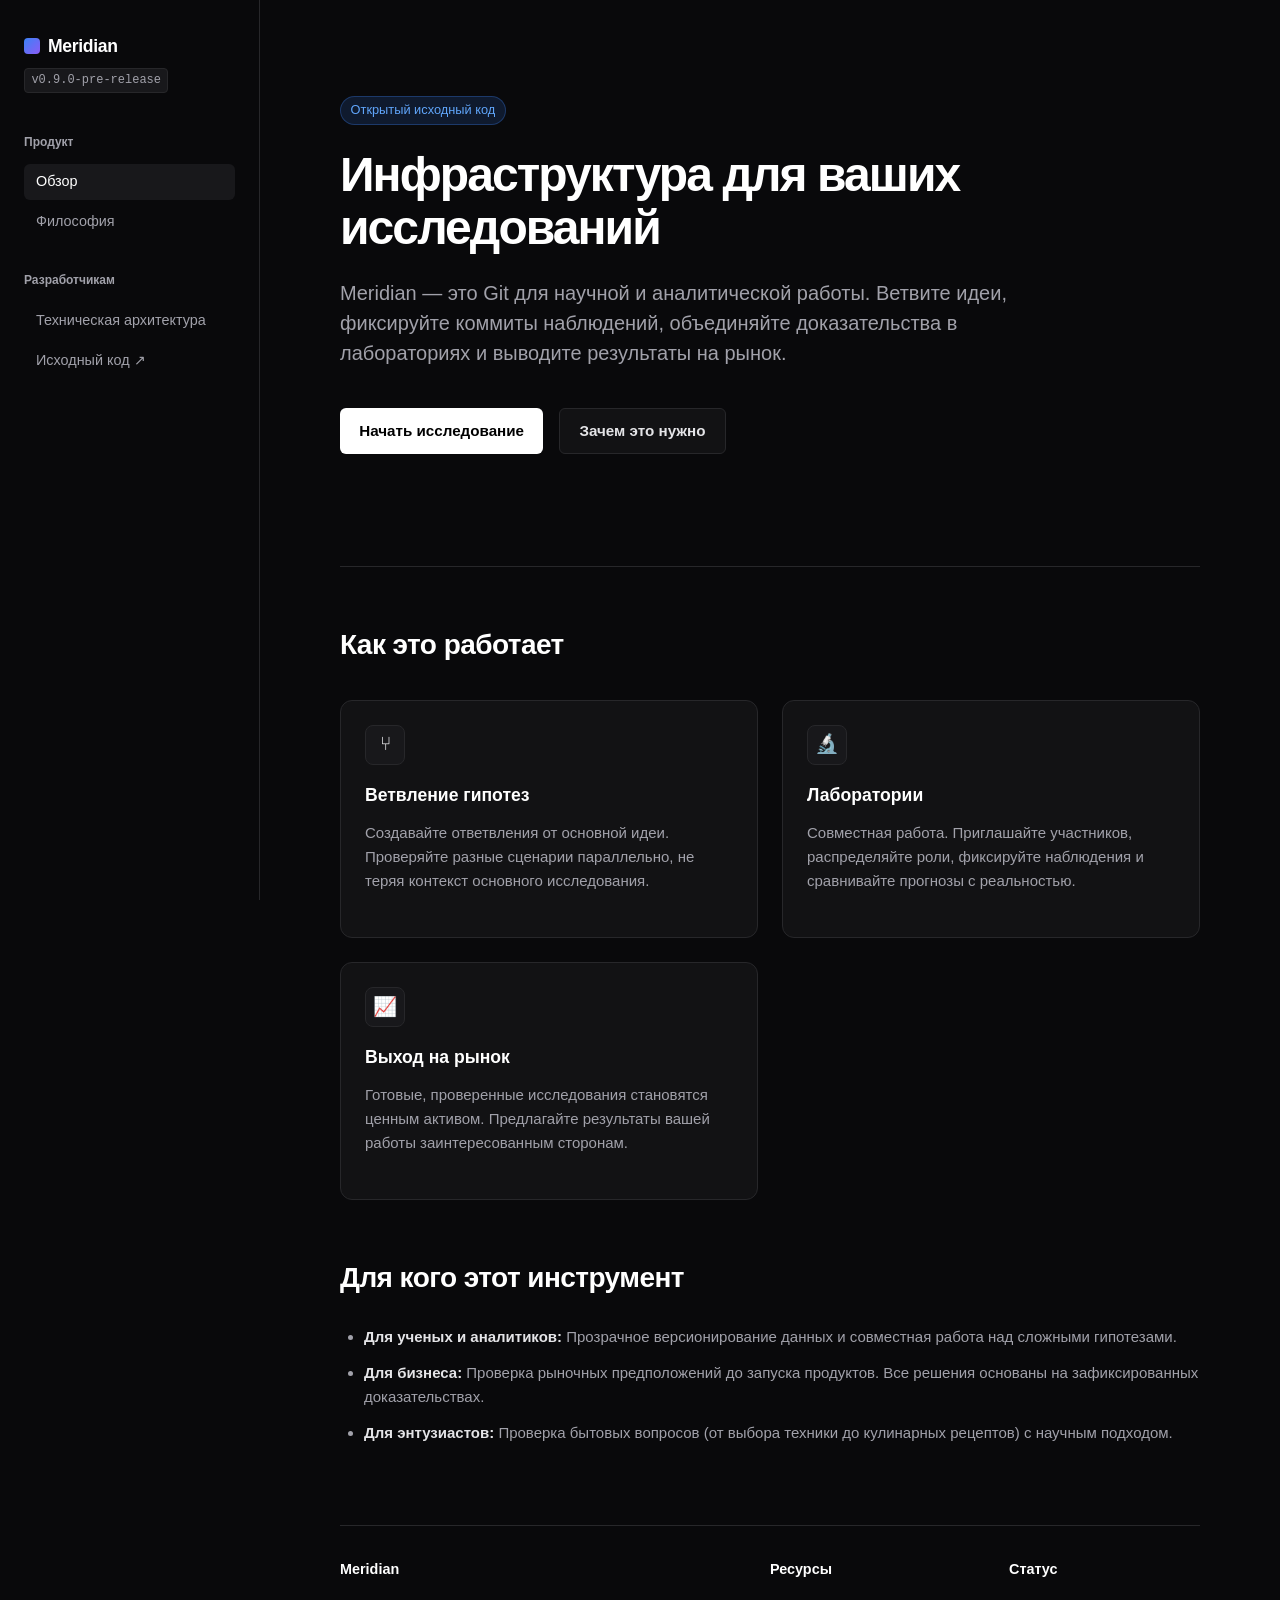
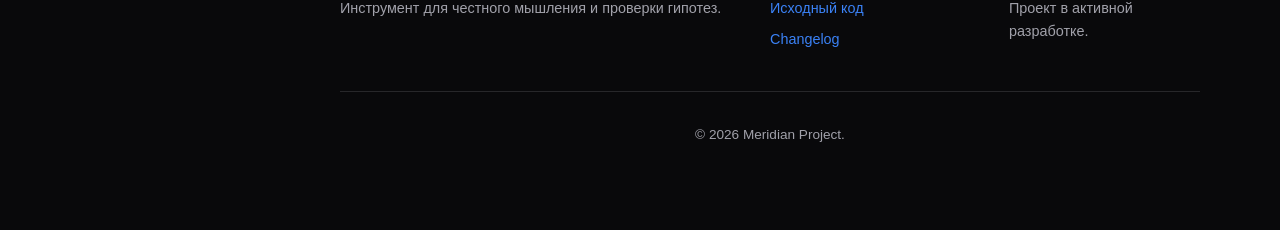
<file: index.html>
<!DOCTYPE html>
<html lang="ru">
<head>
    <meta charset="UTF-8">
    <meta name="yandex-verification" content="67a9aa6c68951625" />
    <meta name="viewport" content="width=device-width, initial-scale=1.0">
    <title>Meridian — Git для исследований</title>
    <meta name="description" content="Meridian — это платформа для проведения исследований. Ветвите гипотезы, собирайте доказательства в лабораториях и предлагайте результаты рынку.">
    <link rel="stylesheet" href="assets/css/style.css">
</head>
<body>
    <div class="layout">
        <!-- Боковое меню -->
        <aside class="sidebar">
            <div class="sidebar-header">
                <a href="index.html" class="logo">
                    <span class="logo-icon"></span> Meridian
                </a>
                <span class="version">v0.9.0-pre-release</span>
            </div>
            
            <nav class="nav">
                <div class="nav-group">
                    <span class="nav-title">Продукт</span>
                    <ul>
                        <li><a href="index.html" class="active">Обзор</a></li>
                        <li><a href="philosophy.html">Философия</a></li>
                    </ul>
                </div>
                <div class="nav-group">
                    <span class="nav-title">Разработчикам</span>
                    <ul>
                        <li><a href="docs.html">Техническая архитектура</a></li>
                        <li><a href="https://github.com/Dinozavrikov/Meridian" target="_blank" rel="noopener">Исходный код ↗</a></li>
                    </ul>
                </div>
            </nav>
        </aside>

        <!-- Контент -->
        <main class="content">
            <div class="hero">
                <div class="hero-badge">Открытый исходный код</div>
                <h1>Инфраструктура для ваших исследований</h1>
                <p class="lead">Meridian — это Git для научной и аналитической работы. Ветвите идеи, фиксируйте коммиты наблюдений, объединяйте доказательства в лабораториях и выводите результаты на рынок.</p>
                <div class="hero-actions">
                    <a href="https://miridin.com" class="btn-primary">Начать исследование</a>
                    <a href="philosophy.html" class="btn-secondary">Зачем это нужно</a>
                </div>
            </div>

            <hr class="divider">

            <section>
                <h2>Как это работает</h2>
                <div class="grid-3">
                    <div class="card">
                        <div class="card-icon">⑂</div>
                        <h3>Ветвление гипотез</h3>
                        <p>Создавайте ответвления от основной идеи. Проверяйте разные сценарии параллельно, не теряя контекст основного исследования.</p>
                    </div>
                    <div class="card">
                        <div class="card-icon">🔬</div>
                        <h3>Лаборатории</h3>
                        <p>Совместная работа. Приглашайте участников, распределяйте роли, фиксируйте наблюдения и сравнивайте прогнозы с реальностью.</p>
                    </div>
                    <div class="card">
                        <div class="card-icon">📈</div>
                        <h3>Выход на рынок</h3>
                        <p>Готовые, проверенные исследования становятся ценным активом. Предлагайте результаты вашей работы заинтересованным сторонам.</p>
                    </div>
                </div>
            </section>

            <section>
                <h2>Для кого этот инструмент</h2>
                <ul class="styled-list">
                    <li><strong>Для ученых и аналитиков:</strong> Прозрачное версионирование данных и совместная работа над сложными гипотезами.</li>
                    <li><strong>Для бизнеса:</strong> Проверка рыночных предположений до запуска продуктов. Все решения основаны на зафиксированных доказательствах.</li>
                    <li><strong>Для энтузиастов:</strong> Проверка бытовых вопросов (от выбора техники до кулинарных рецептов) с научным подходом.</li>
                </ul>
            </section>

            <!-- Футер -->
            <footer class="site-footer">
                <div class="footer-grid">
                    <div class="footer-col">
                        <h4>Meridian</h4>
                        <p>Инструмент для честного мышления и проверки гипотез.</p>
                    </div>
                    <div class="footer-col">
                        <h4>Ресурсы</h4>
                        <ul>
                            <li><a href="https://github.com/Dinozavrikov/Meridian">Исходный код</a></li>
                            <li><a href="https://github.com/Dinozavrikov/Meridian/blob/main/CHANGELOG.md">Changelog</a></li>
                        </ul>
                    </div>
                    <div class="footer-col">
                        <h4>Статус</h4>
                        <p>Проект в активной разработке.</p>
                    </div>
                </div>
                <div class="footer-bottom">
                    <p>&copy; 2026 Meridian Project.</p>
                </div>
            </footer>
        </main>
    </div>
    <script src="assets/js/main.js"></script>
</body>
</html>
</file>
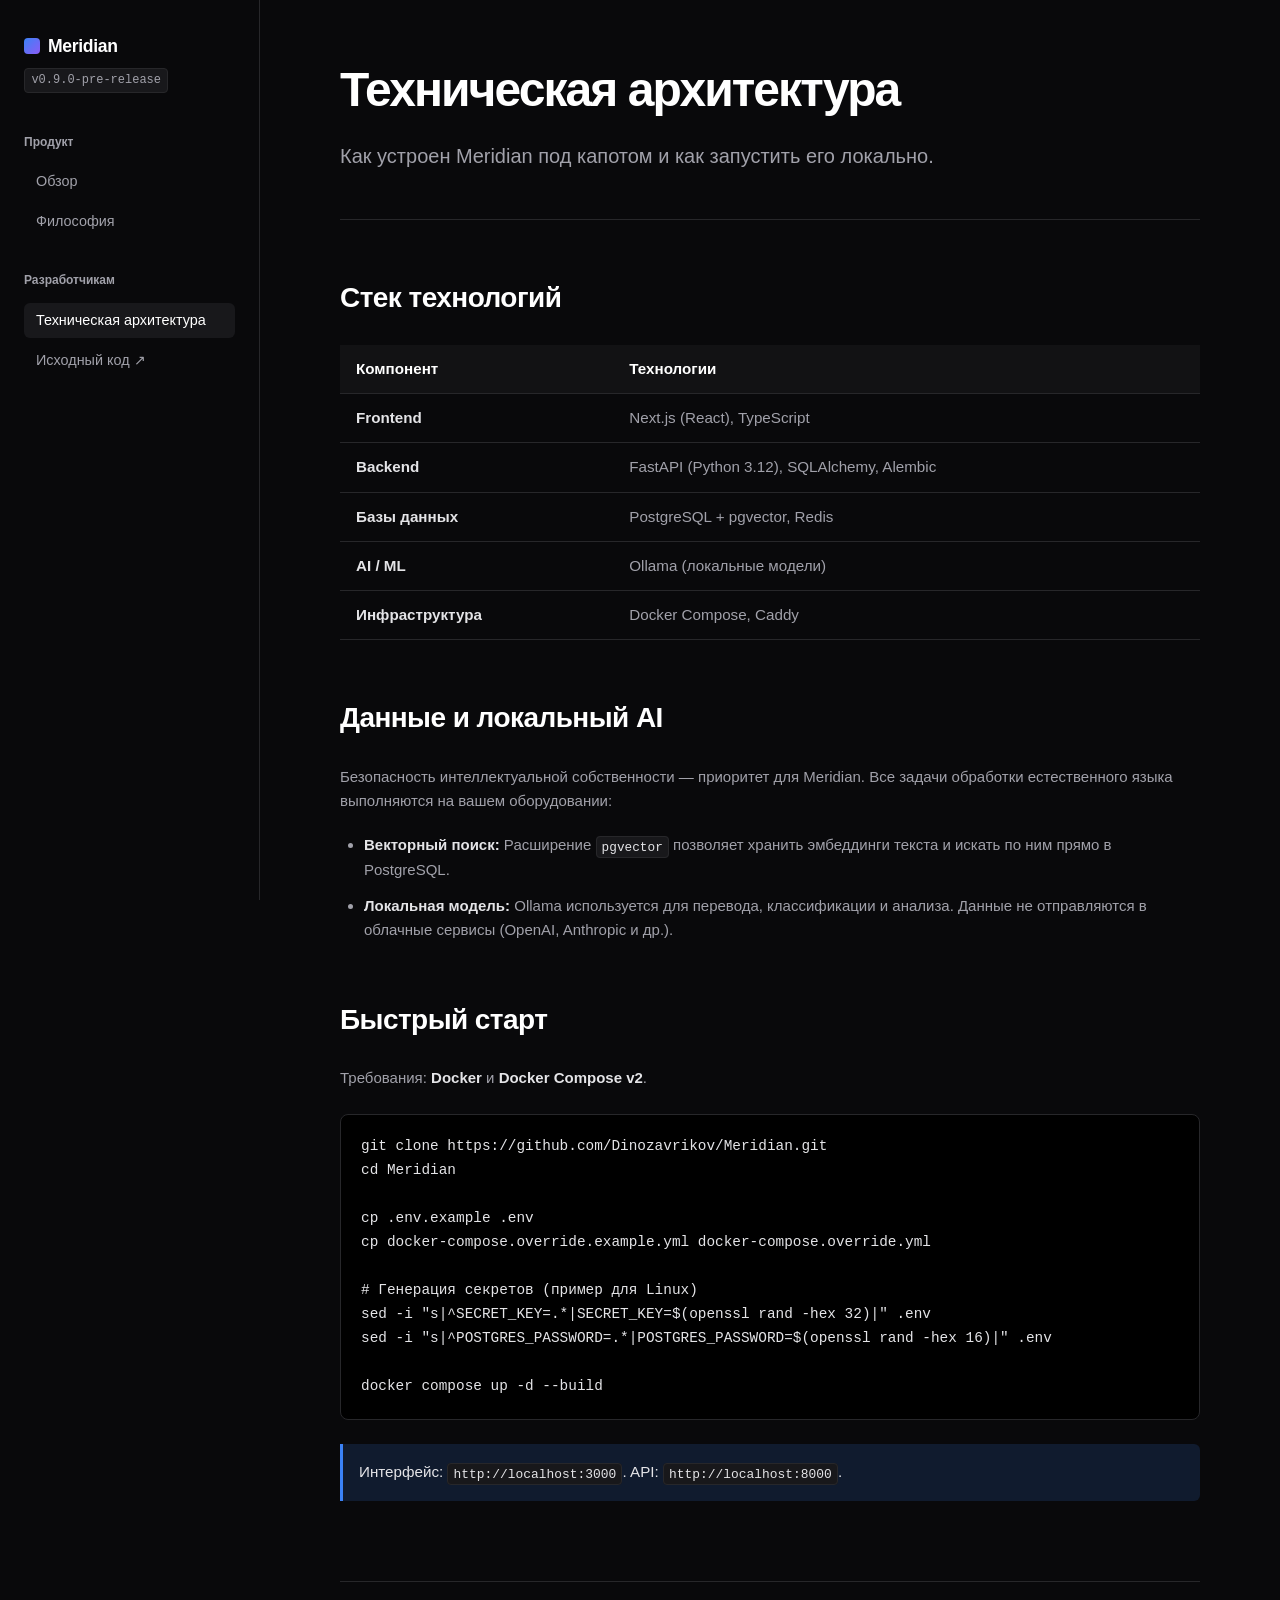
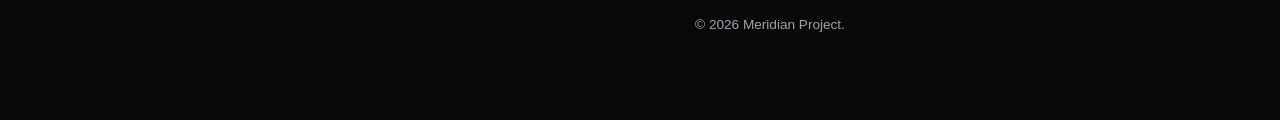
<file: docs.html>
<!DOCTYPE html>
<html lang="ru">
<head>
    <meta charset="UTF-8">
    <meta name="yandex-verification" content="67a9aa6c68951625" />
    <meta name="viewport" content="width=device-width, initial-scale=1.0">
    <title>Техническая архитектура — Meridian</title>
    <meta name="description" content="Техническая документация проекта Meridian. Архитектура, стек технологий, локальный AI и работа с данными.">
    <link rel="stylesheet" href="assets/css/style.css">
</head>
<body>
    <div class="layout">
        <aside class="sidebar">
            <div class="sidebar-header">
                <a href="index.html" class="logo">
                    <span class="logo-icon"></span> Meridian
                </a>
                <span class="version">v0.9.0-pre-release</span>
            </div>
            <nav class="nav">
                <div class="nav-group">
                    <span class="nav-title">Продукт</span>
                    <ul>
                        <li><a href="index.html">Обзор</a></li>
                        <li><a href="philosophy.html">Философия</a></li>
                    </ul>
                </div>
                <div class="nav-group">
                    <span class="nav-title">Разработчикам</span>
                    <ul>
                        <li><a href="docs.html" class="active">Техническая архитектура</a></li>
                        <li><a href="https://github.com/Dinozavrikov/Meridian" target="_blank" rel="noopener">Исходный код ↗</a></li>
                    </ul>
                </div>
            </nav>
        </aside>

        <main class="content">
            <header class="page-header">
                <h1>Техническая архитектура</h1>
                <p class="lead">Как устроен Meridian под капотом и как запустить его локально.</p>
            </header>

            <hr class="divider">

            <section id="tech-stack">
                <h2>Стек технологий</h2>
                <table class="tech-table">
                    <thead>
                        <tr>
                            <th>Компонент</th>
                            <th>Технологии</th>
                        </tr>
                    </thead>
                    <tbody>
                        <tr>
                            <td><strong>Frontend</strong></td>
                            <td>Next.js (React), TypeScript</td>
                        </tr>
                        <tr>
                            <td><strong>Backend</strong></td>
                            <td>FastAPI (Python 3.12), SQLAlchemy, Alembic</td>
                        </tr>
                        <tr>
                            <td><strong>Базы данных</strong></td>
                            <td>PostgreSQL + pgvector, Redis</td>
                        </tr>
                        <tr>
                            <td><strong>AI / ML</strong></td>
                            <td>Ollama (локальные модели)</td>
                        </tr>
                        <tr>
                            <td><strong>Инфраструктура</strong></td>
                            <td>Docker Compose, Caddy</td>
                        </tr>
                    </tbody>
                </table>
            </section>

            <section id="ai-and-data">
                <h2>Данные и локальный AI</h2>
                <p>Безопасность интеллектуальной собственности — приоритет для Meridian. Все задачи обработки естественного языка выполняются на вашем оборудовании:</p>
                <ul class="styled-list">
                    <li><strong>Векторный поиск:</strong> Расширение <code>pgvector</code> позволяет хранить эмбеддинги текста и искать по ним прямо в PostgreSQL.</li>
                    <li><strong>Локальная модель:</strong> Ollama используется для перевода, классификации и анализа. Данные не отправляются в облачные сервисы (OpenAI, Anthropic и др.).</li>
                </ul>
            </section>

            <section id="quick-start">
                <h2>Быстрый старт</h2>
                <p>Требования: <strong>Docker</strong> и <strong>Docker Compose v2</strong>.</p>
                <pre><code>git clone https://github.com/Dinozavrikov/Meridian.git
cd Meridian

cp .env.example .env
cp docker-compose.override.example.yml docker-compose.override.yml

# Генерация секретов (пример для Linux)
sed -i "s|^SECRET_KEY=.*|SECRET_KEY=$(openssl rand -hex 32)|" .env
sed -i "s|^POSTGRES_PASSWORD=.*|POSTGRES_PASSWORD=$(openssl rand -hex 16)|" .env

docker compose up -d --build</code></pre>
                <p class="note">Интерфейс: <code>http://localhost:3000</code>. API: <code>http://localhost:8000</code>.</p>
            </section>

            <footer class="site-footer">
                <div class="footer-bottom" style="border: none; padding-top: 0;">
                    <p>&copy; 2026 Meridian Project.</p>
                </div>
            </footer>
        </main>
    </div>
</body>
</html>
</file>
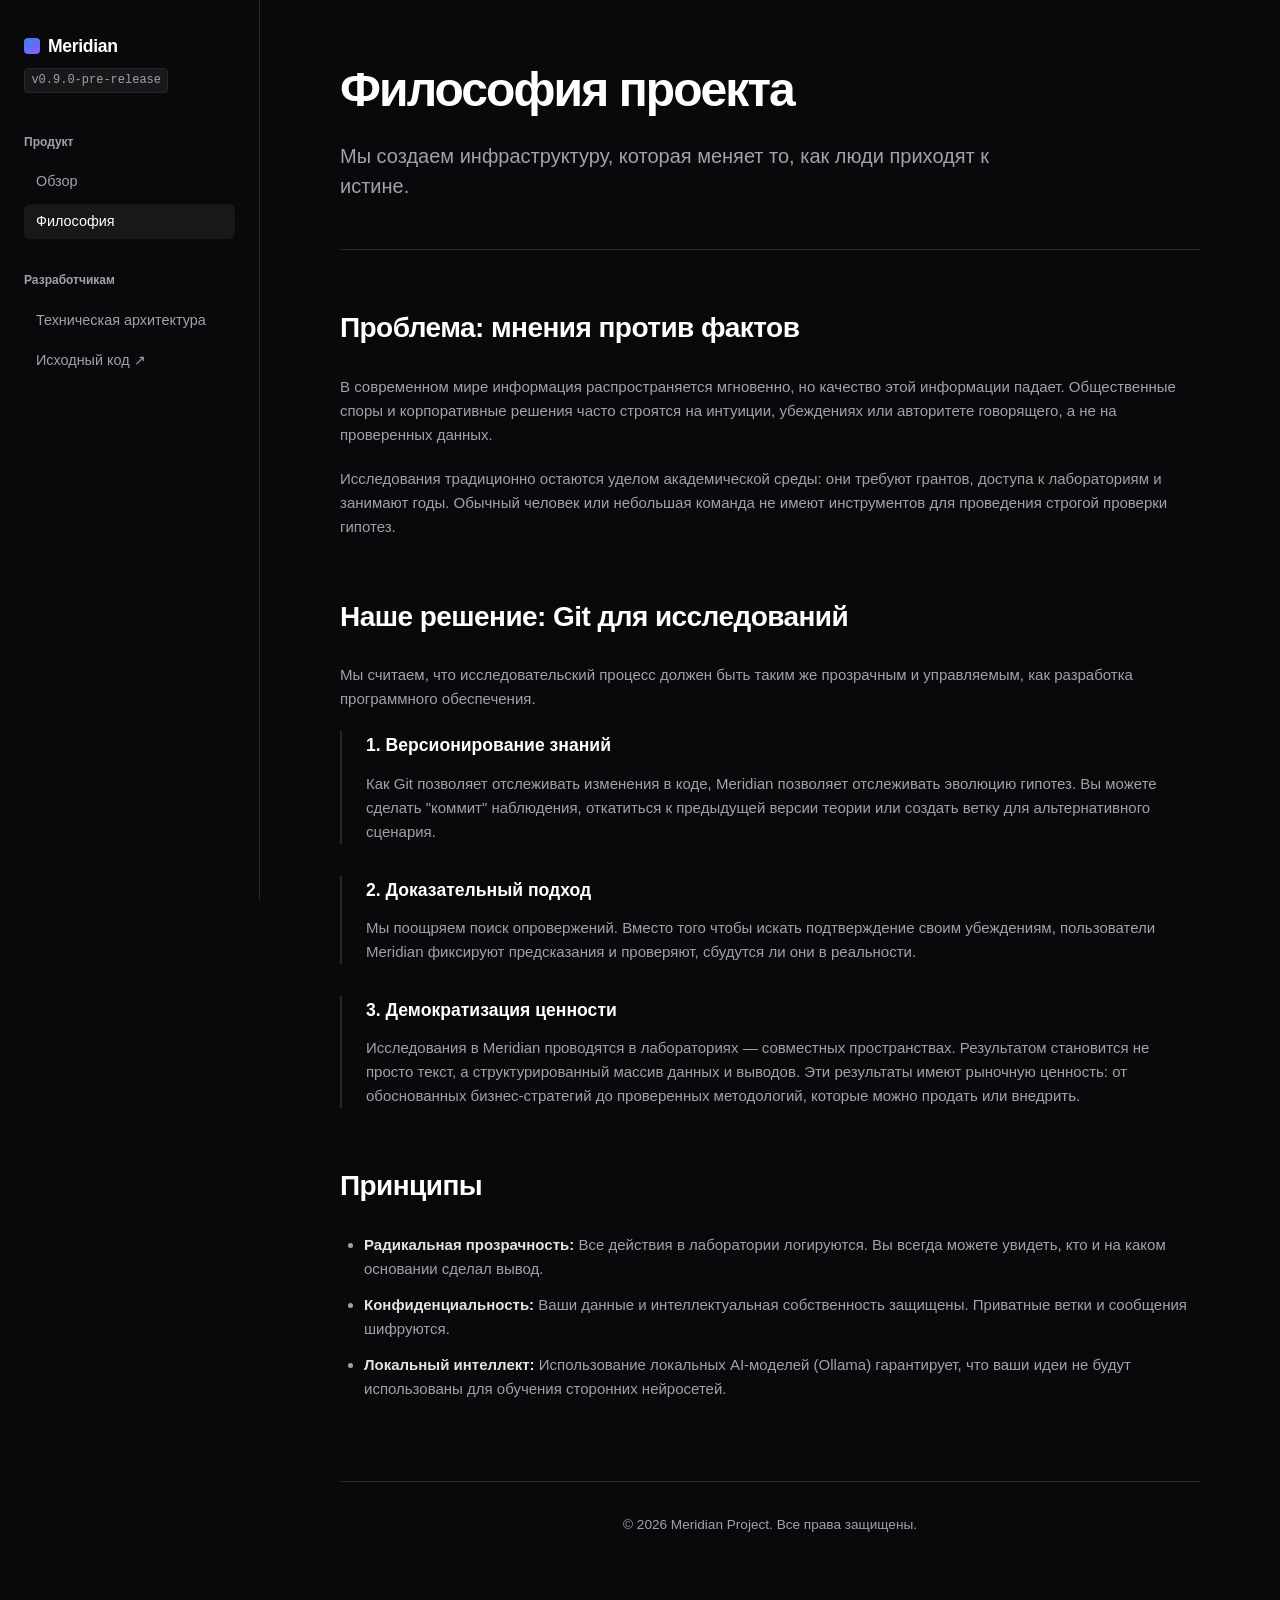
<file: philosophy.html>
<!DOCTYPE html>
<html lang="ru">
<head>
    <meta charset="UTF-8">
    <meta name="yandex-verification" content="67a9aa6c68951625" />
    <meta name="viewport" content="width=device-width, initial-scale=1.0">
    <title>Философия проекта — Meridian</title>
    <meta name="description" content="Почему мы создаем Git для исследований. Проблема современного дискурса и как доказательный подход меняет правила игры.">
    <link rel="stylesheet" href="assets/css/style.css">
</head>
<body>
    <div class="layout">
        <aside class="sidebar">
            <div class="sidebar-header">
                <a href="index.html" class="logo">
                    <span class="logo-icon"></span> Meridian
                </a>
                <span class="version">v0.9.0-pre-release</span>
            </div>
            <nav class="nav">
                <div class="nav-group">
                    <span class="nav-title">Продукт</span>
                    <ul>
                        <li><a href="index.html">Обзор</a></li>
                        <li><a href="philosophy.html" class="active">Философия</a></li>
                    </ul>
                </div>
                <div class="nav-group">
                    <span class="nav-title">Разработчикам</span>
                    <ul>
                        <li><a href="docs.html">Техническая архитектура</a></li>
                        <li><a href="https://github.com/Dinozavrikov/Meridian" target="_blank" rel="noopener">Исходный код ↗</a></li>
                    </ul>
                </div>
            </nav>
        </aside>

        <main class="content">
            <header class="page-header">
                <h1>Философия проекта</h1>
                <p class="lead">Мы создаем инфраструктуру, которая меняет то, как люди приходят к истине.</p>
            </header>

            <hr class="divider">

            <section>
                <h2>Проблема: мнения против фактов</h2>
                <p>В современном мире информация распространяется мгновенно, но качество этой информации падает. Общественные споры и корпоративные решения часто строятся на интуиции, убеждениях или авторитете говорящего, а не на проверенных данных.</p>
                <p>Исследования традиционно остаются уделом академической среды: они требуют грантов, доступа к лабораториям и занимают годы. Обычный человек или небольшая команда не имеют инструментов для проведения строгой проверки гипотез.</p>
            </section>

            <section>
                <h2>Наше решение: Git для исследований</h2>
                <p>Мы считаем, что исследовательский процесс должен быть таким же прозрачным и управляемым, как разработка программного обеспечения.</p>
                
                <div class="feature-block">
                    <h3>1. Версионирование знаний</h3>
                    <p>Как Git позволяет отслеживать изменения в коде, Meridian позволяет отслеживать эволюцию гипотез. Вы можете сделать "коммит" наблюдения, откатиться к предыдущей версии теории или создать ветку для альтернативного сценария.</p>
                </div>

                <div class="feature-block">
                    <h3>2. Доказательный подход</h3>
                    <p>Мы поощряем поиск опровержений. Вместо того чтобы искать подтверждение своим убеждениям, пользователи Meridian фиксируют предсказания и проверяют, сбудутся ли они в реальности.</p>
                </div>

                <div class="feature-block">
                    <h3>3. Демократизация ценности</h3>
                    <p>Исследования в Meridian проводятся в лабораториях — совместных пространствах. Результатом становится не просто текст, а структурированный массив данных и выводов. Эти результаты имеют рыночную ценность: от обоснованных бизнес-стратегий до проверенных методологий, которые можно продать или внедрить.</p>
                </div>
            </section>

            <section>
                <h2>Принципы</h2>
                <ul class="styled-list">
                    <li><strong>Радикальная прозрачность:</strong> Все действия в лаборатории логируются. Вы всегда можете увидеть, кто и на каком основании сделал вывод.</li>
                    <li><strong>Конфиденциальность:</strong> Ваши данные и интеллектуальная собственность защищены. Приватные ветки и сообщения шифруются.</li>
                    <li><strong>Локальный интеллект:</strong> Использование локальных AI-моделей (Ollama) гарантирует, что ваши идеи не будут использованы для обучения сторонних нейросетей.</li>
                </ul>
            </section>

            <footer class="site-footer">
                <div class="footer-bottom" style="border: none; padding-top: 0;">
                    <p>&copy; 2026 Meridian Project. Все права защищены.</p>
                </div>
            </footer>
        </main>
    </div>
</body>
</html>
</file>
<file: assets/css/style.css>
:root {
    --bg: #09090b; /* Очень темный фон (почти черный) */
    --surface: #121214; /* Фон карточек и сайдбара */
    --surface-hover: #18181b;
    --border: #27272a;
    --text: #e4e4e7;
    --text-muted: #a1a1aa;
    --accent: #3b82f6; /* Синий акцент */
    --accent-glow: rgba(59, 130, 246, 0.15);
    --sidebar-width: 260px;
    --font-sans: 'Inter', -apple-system, BlinkMacSystemFont, "Segoe UI", Roboto, sans-serif;
    --font-mono: ui-monospace, SFMono-Regular, Menlo, Monaco, Consolas, monospace;
}

* { box-sizing: border-box; margin: 0; padding: 0; }

body {
    font-family: var(--font-sans);
    background-color: var(--bg);
    color: var(--text);
    line-height: 1.6;
    font-size: 15px;
    -webkit-font-smoothing: antialiased;
}

a { color: var(--accent); text-decoration: none; transition: color 0.15s ease; }
a:hover { color: #60a5fa; }

code {
    font-family: var(--font-mono);
    background: var(--surface-hover);
    padding: 0.2em 0.4em;
    border-radius: 4px;
    font-size: 0.85em;
    color: var(--text);
    border: 1px solid var(--border);
}

/* Layout */
.layout { display: flex; min-height: 100vh; }

/* Sidebar */
.sidebar {
    width: var(--sidebar-width);
    background: var(--bg);
    border-right: 1px solid var(--border);
    position: fixed;
    height: 100vh;
    overflow-y: auto;
    padding: 2rem 1.5rem;
    z-index: 10;
}
.sidebar-header { margin-bottom: 2.5rem; }
.logo { 
    display: flex; 
    align-items: center; 
    gap: 0.5rem; 
    font-size: 1.1rem; 
    font-weight: 700; 
    color: #fff; 
    letter-spacing: -0.02em;
}
.logo-icon {
    display: inline-block;
    width: 16px; height: 16px;
    background: linear-gradient(135deg, #3b82f6, #8b5cf6);
    border-radius: 4px;
}
.version { 
    display: inline-block; 
    margin-top: 0.5rem;
    font-size: 0.75rem; 
    background: var(--surface-hover);
    border: 1px solid var(--border);
    padding: 0.1rem 0.4rem; 
    border-radius: 4px; 
    color: var(--text-muted);
    font-family: var(--font-mono);
}

.nav-group { margin-bottom: 2rem; }
.nav-title { display: block; font-size: 0.75rem; font-weight: 600; color: var(--text-muted); margin-bottom: 0.75rem; }
.nav ul { list-style: none; }
.nav li { margin-bottom: 0.25rem; }
.nav a {
    display: block;
    padding: 0.4rem 0.75rem;
    border-radius: 6px;
    color: var(--text-muted);
    font-size: 0.9rem;
    transition: all 0.15s ease;
}
.nav a:hover { background: var(--surface-hover); color: var(--text); }
.nav a.active { background: var(--surface-hover); color: #fff; font-weight: 500; }

/* Content */
.content {
    flex: 1;
    margin-left: var(--sidebar-width);
    padding: 4rem 5rem;
    max-width: 1100px;
}

/* Hero Section (Index) */
.hero { padding: 2rem 0 4rem; }
.hero-badge {
    display: inline-block;
    padding: 0.2rem 0.6rem;
    background: var(--accent-glow);
    color: #60a5fa;
    border: 1px solid rgba(59, 130, 246, 0.3);
    border-radius: 20px;
    font-size: 0.8rem;
    font-weight: 500;
    margin-bottom: 1.5rem;
}
h1 { 
    font-size: 3rem; 
    color: #fff; 
    margin-bottom: 1.5rem; 
    letter-spacing: -0.04em; 
    line-height: 1.1;
    font-weight: 800;
}
.lead { 
    font-size: 1.25rem; 
    color: var(--text-muted); 
    margin-bottom: 2.5rem; 
    max-width: 700px;
    line-height: 1.5;
}
.hero-actions { display: flex; gap: 1rem; }

/* Typography */
h2 { 
    font-size: 1.75rem; 
    color: #fff; 
    margin: 3.5rem 0 1.5rem; 
    letter-spacing: -0.02em;
    font-weight: 600;
}
h3 { 
    font-size: 1.1rem; 
    color: #fff; 
    margin-bottom: 0.75rem; 
    font-weight: 600;
}
p { margin-bottom: 1.25rem; color: var(--text-muted); }
strong { color: var(--text); font-weight: 600; }

/* Buttons */
.btn-primary { 
    display: inline-flex; align-items: center;
    background: #fff; color: #000; 
    padding: 0.6rem 1.2rem; border-radius: 6px; 
    font-weight: 600; font-size: 0.95rem;
    transition: all 0.2s;
}
.btn-primary:hover { background: #e4e4e7; color: #000; }
.btn-secondary { 
    display: inline-flex; align-items: center;
    background: var(--surface); color: var(--text); 
    border: 1px solid var(--border); 
    padding: 0.6rem 1.2rem; border-radius: 6px; 
    font-weight: 600; font-size: 0.95rem;
    transition: all 0.2s;
}
.btn-secondary:hover { background: var(--surface-hover); border-color: #3f3f46; color: #fff; }

/* Cards & Grids */
.grid-3 { display: grid; grid-template-columns: repeat(auto-fit, minmax(280px, 1fr)); gap: 1.5rem; margin-top: 2rem; }
.card { 
    background: var(--surface); 
    border: 1px solid var(--border); 
    border-radius: 12px; 
    padding: 1.5rem;
    transition: border-color 0.2s, box-shadow 0.2s;
}
.card:hover { 
    border-color: #3f3f46;
    box-shadow: 0 4px 20px rgba(0,0,0,0.5);
}
.card-icon {
    display: inline-flex;
    align-items: center; justify-content: center;
    width: 40px; height: 40px;
    background: var(--surface-hover);
    border: 1px solid var(--border);
    border-radius: 8px;
    margin-bottom: 1rem;
    font-size: 1.2rem;
}

/* Feature blocks (Philosophy) */
.feature-block {
    margin-bottom: 2rem;
    padding-left: 1.5rem;
    border-left: 2px solid var(--border);
}
.feature-block:hover { border-left-color: var(--accent); }
.feature-block p { margin-bottom: 0; }

/* Lists */
.styled-list { padding-left: 1.5rem; margin-bottom: 2rem; }
.styled-list li { margin-bottom: 0.75rem; color: var(--text-muted); }

/* Tables */
.tech-table { width: 100%; border-collapse: collapse; margin: 1.5rem 0; font-size: 0.95rem; }
.tech-table th, .tech-table td { padding: 0.75rem 1rem; border-bottom: 1px solid var(--border); text-align: left; }
.tech-table th { color: #fff; font-weight: 600; background: var(--surface); }
.tech-table td { color: var(--text-muted); }
.tech-table tr:hover td { background: var(--surface-hover); }

/* Code Blocks */
pre { 
    background: #000; 
    border: 1px solid var(--border); 
    border-radius: 8px; 
    padding: 1.25rem; 
    overflow-x: auto; 
    margin: 1.5rem 0; 
}
pre code { background: transparent; border: none; padding: 0; font-size: 0.9rem; color: #e4e4e7; }
.note { 
    background: var(--accent-glow); 
    border-left: 3px solid var(--accent); 
    padding: 1rem; 
    border-radius: 0 6px 6px 0; 
    font-size: 0.95rem; 
    color: var(--text);
}

/* Divider */
.divider { border: 0; height: 1px; background: var(--border); margin: 3rem 0; }

/* Footer */
.site-footer { margin-top: 5rem; padding-top: 2rem; border-top: 1px solid var(--border); }
.footer-grid { display: grid; grid-template-columns: 2fr 1fr 1fr; gap: 3rem; margin-bottom: 2rem; }
.footer-col h4 { color: #fff; font-size: 0.9rem; margin-bottom: 1rem; }
.footer-col ul { list-style: none; }
.footer-col ul li { margin-bottom: 0.5rem; font-size: 0.9rem; }
.footer-col p { font-size: 0.9rem; margin-bottom: 0; }
.footer-bottom { text-align: center; padding-top: 2rem; border-top: 1px solid var(--border); font-size: 0.85rem; color: var(--text-muted); }

/* Mobile */
@media (max-width: 768px) {
    .layout { flex-direction: column; }
    .sidebar { position: relative; width: 100%; height: auto; border-right: none; border-bottom: 1px solid var(--border); padding: 1.5rem; }
    .content { margin-left: 0; padding: 2rem 1.5rem; }
    h1 { font-size: 2.2rem; }
    .footer-grid { grid-template-columns: 1fr; gap: 1.5rem; }
    .hero-actions { flex-direction: column; }
}
</file>
